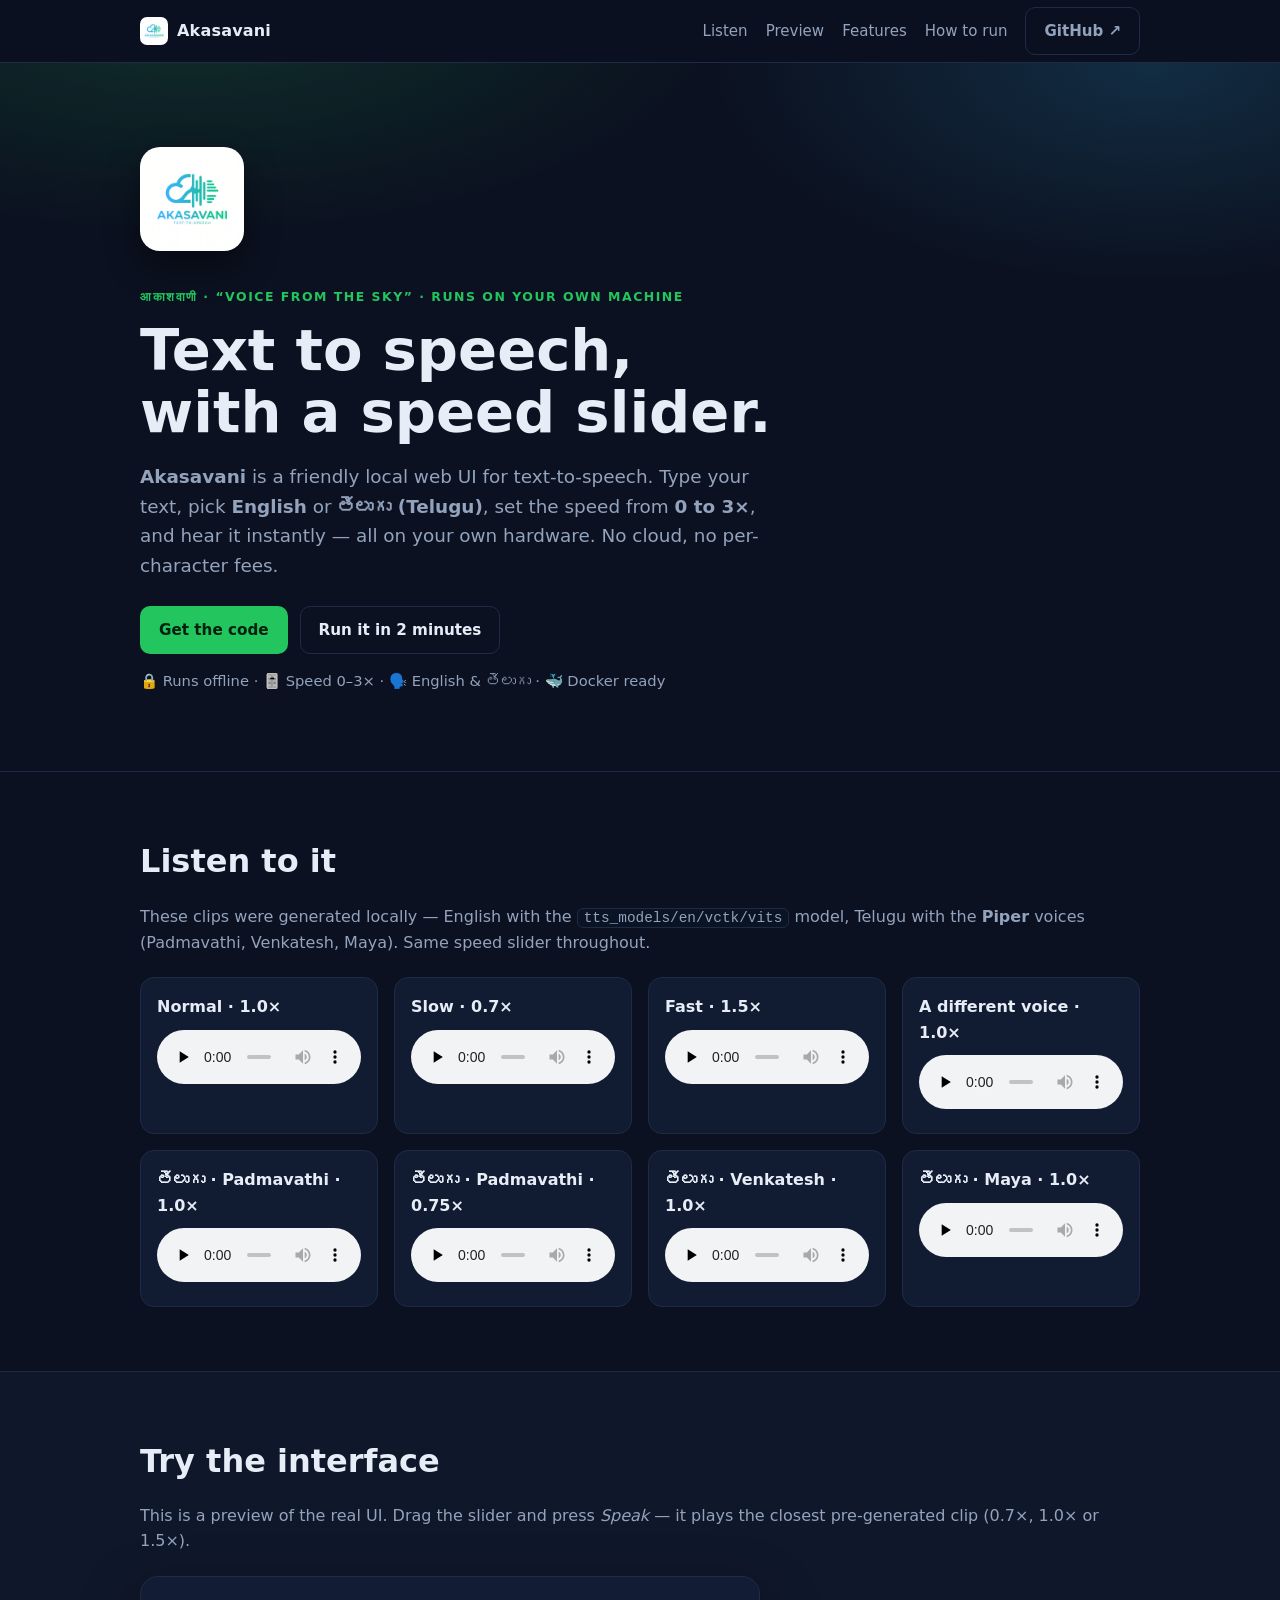
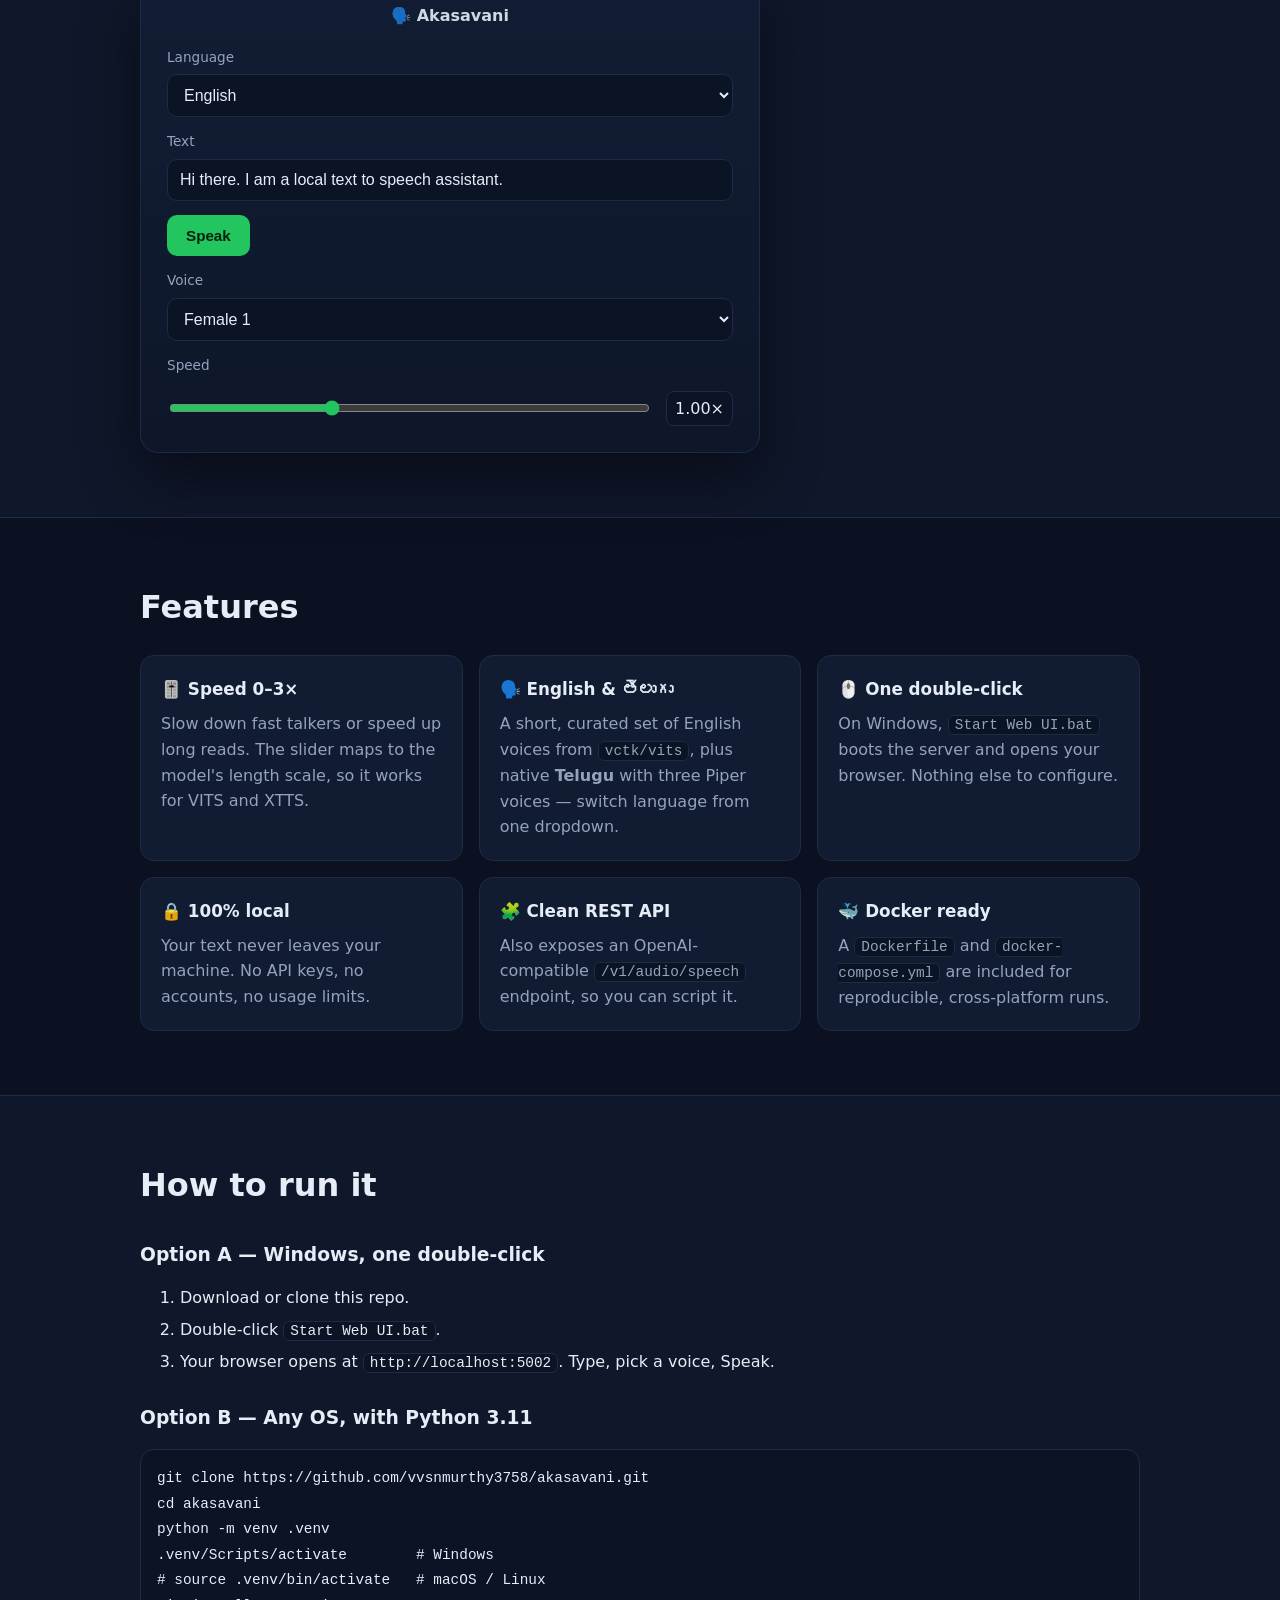
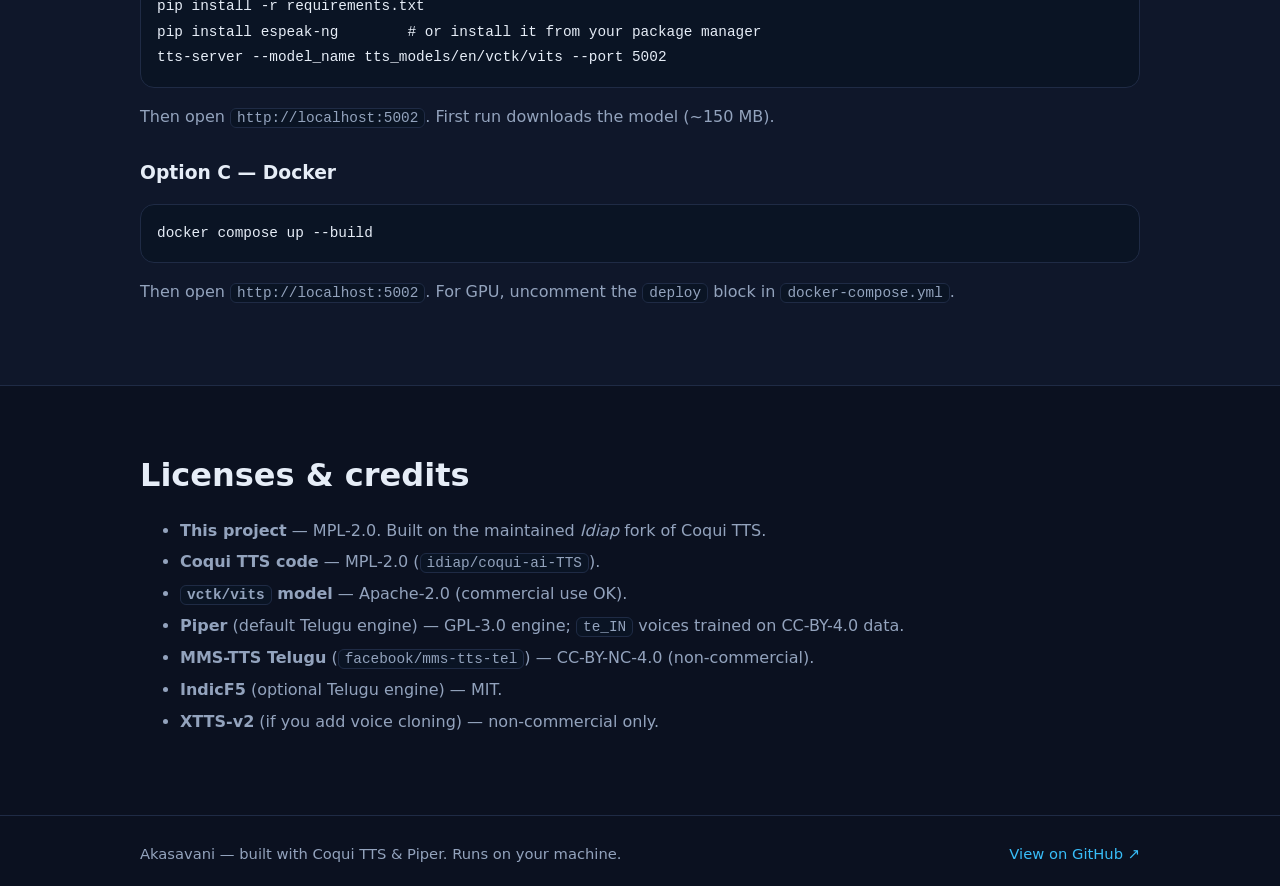
<file: docs/index.html>
<!DOCTYPE html>
<html lang="en">
<head>
  <meta charset="utf-8" />
  <meta name="viewport" content="width=device-width, initial-scale=1" />
  <title>Akasavani — local text-to-speech with a speed slider</title>
  <meta name="description" content="Akasavani (आकाशवाणी) — a friendly, local text-to-speech studio built on Coqui TTS. Pick a voice, set the speed from 0 to 3x, and generate speech in your browser." />
  <link rel="stylesheet" href="styles.css" />
  <link rel="icon" type="image/png" href="assets/favicon.png" />
  <link rel="apple-touch-icon" href="assets/logo.png" />
</head>
<body>
  <header class="nav">
    <div class="wrap nav-inner">
      <a class="brand" href="#top">
        <img src="assets/logo.png" alt="Akasavani logo" width="28" height="28" />
        <span>Akasavani</span>
      </a>
      <nav class="nav-links">
        <a href="#demo">Listen</a>
        <a href="#preview">Preview</a>
        <a href="#features">Features</a>
        <a href="#run">How to run</a>
        <a class="btn btn-ghost" href="https://github.com/vvsnmurthy3758/akasavani" target="_blank" rel="noopener">GitHub ↗</a>
      </nav>
    </div>
  </header>

  <main>
    <section class="hero" id="top">
      <div class="wrap">
        <img class="hero-logo" src="assets/logo.png" alt="Akasavani logo" width="104" height="104" />
        <p class="eyebrow">आकाशवाणी · “voice from the sky” · runs on your own machine</p>
        <h1>Text to speech,<br />with a speed slider.</h1>
        <p class="lead">
          <strong>Akasavani</strong> is a friendly local web UI for text-to-speech.
          Type your text, pick <strong>English</strong> or <strong>తెలుగు (Telugu)</strong>,
          set the speed from <strong>0 to 3×</strong>, and hear it instantly — all on your
          own hardware. No cloud, no per-character fees.
        </p>
        <div class="cta">
          <a class="btn btn-primary" href="https://github.com/vvsnmurthy3758/akasavani" target="_blank" rel="noopener">Get the code</a>
          <a class="btn btn-ghost" href="#run">Run it in 2 minutes</a>
        </div>
        <p class="note">🔒 Runs offline · 🎚️ Speed 0–3× · 🗣️ English &amp; తెలుగు · 🐳 Docker ready</p>
      </div>
    </section>

    <section id="demo" class="section">
      <div class="wrap">
        <h2>Listen to it</h2>
        <p class="muted">These clips were generated locally — English with the <code>tts_models/en/vctk/vits</code> model, Telugu with the <strong>Piper</strong> voices (Padmavathi, Venkatesh, Maya). Same speed slider throughout.</p>
        <div class="samples">
          <figure class="sample">
            <figcaption>Normal · 1.0×</figcaption>
            <audio controls preload="none" src="assets/sample-normal.mp3"></audio>
          </figure>
          <figure class="sample">
            <figcaption>Slow · 0.7×</figcaption>
            <audio controls preload="none" src="assets/sample-slow.mp3"></audio>
          </figure>
          <figure class="sample">
            <figcaption>Fast · 1.5×</figcaption>
            <audio controls preload="none" src="assets/sample-fast.mp3"></audio>
          </figure>
          <figure class="sample">
            <figcaption>A different voice · 1.0×</figcaption>
            <audio controls preload="none" src="assets/sample-voice2.mp3"></audio>
          </figure>
          <figure class="sample">
            <figcaption>తెలుగు · Padmavathi · 1.0×</figcaption>
            <audio controls preload="none" src="assets/sample-telugu.mp3"></audio>
          </figure>
          <figure class="sample">
            <figcaption>తెలుగు · Padmavathi · 0.75×</figcaption>
            <audio controls preload="none" src="assets/sample-telugu-slow.mp3"></audio>
          </figure>
          <figure class="sample">
            <figcaption>తెలుగు · Venkatesh · 1.0×</figcaption>
            <audio controls preload="none" src="assets/sample-telugu-venkatesh.mp3"></audio>
          </figure>
          <figure class="sample">
            <figcaption>తెలుగు · Maya · 1.0×</figcaption>
            <audio controls preload="none" src="assets/sample-telugu-maya.mp3"></audio>
          </figure>
        </div>
      </div>
    </section>

    <section id="preview" class="section alt">
      <div class="wrap">
        <h2>Try the interface</h2>
        <p class="muted">This is a preview of the real UI. Drag the slider and press <em>Speak</em> — it plays the closest pre-generated clip (0.7×, 1.0× or 1.5×).</p>

        <div class="mock">
          <div class="mock-title">🗣️ Akasavani</div>

          <label class="mock-label" for="mock-lang">Language</label>
          <select id="mock-lang" class="mock-input">
            <option value="en">English</option>
            <option value="te">తెలుగు (Telugu)</option>
          </select>

          <label class="mock-label" for="mock-text">Text</label>
          <input id="mock-text" class="mock-input" type="text" value="Hi there. I am a local text to speech assistant." />

          <div class="mock-row">
            <button id="mock-speak" class="btn btn-primary">Speak</button>
            <span id="mock-status" class="mock-status"></span>
          </div>

          <div id="mock-en-voice">
            <label class="mock-label" for="mock-speaker">Voice</label>
            <select id="mock-speaker" class="mock-input">
              <option value="a">Female 1</option>
              <option value="b">A different voice</option>
            </select>
          </div>

          <div id="mock-te-voice" style="display: none">
            <label class="mock-label" for="mock-telugu-voice">తెలుగు voice</label>
            <select id="mock-telugu-voice" class="mock-input">
              <option value="padmavathi">Padmavathi (female)</option>
              <option value="venkatesh">Venkatesh (male)</option>
              <option value="maya">Maya (female)</option>
            </select>
          </div>

          <label class="mock-label" for="mock-speed">Speed</label>
          <div class="mock-row">
            <input id="mock-speed" type="range" min="0" max="3" step="0.05" value="1" />
            <span id="mock-speed-value" class="badge">1.00×</span>
          </div>

          <audio id="mock-audio" controls hidden></audio>
        </div>
      </div>
    </section>

    <section id="features" class="section">
      <div class="wrap">
        <h2>Features</h2>
        <div class="grid">
          <div class="card"><h3>🎚️ Speed 0–3×</h3><p>Slow down fast talkers or speed up long reads. The slider maps to the model's length scale, so it works for VITS and XTTS.</p></div>
          <div class="card"><h3>🗣️ English &amp; తెలుగు</h3><p>A short, curated set of English voices from <code>vctk/vits</code>, plus native <strong>Telugu</strong> with three Piper voices — switch language from one dropdown.</p></div>
          <div class="card"><h3>🖱️ One double-click</h3><p>On Windows, <code>Start Web UI.bat</code> boots the server and opens your browser. Nothing else to configure.</p></div>
          <div class="card"><h3>🔒 100% local</h3><p>Your text never leaves your machine. No API keys, no accounts, no usage limits.</p></div>
          <div class="card"><h3>🧩 Clean REST API</h3><p>Also exposes an OpenAI-compatible <code>/v1/audio/speech</code> endpoint, so you can script it.</p></div>
          <div class="card"><h3>🐳 Docker ready</h3><p>A <code>Dockerfile</code> and <code>docker-compose.yml</code> are included for reproducible, cross-platform runs.</p></div>
        </div>
      </div>
    </section>

    <section id="run" class="section alt">
      <div class="wrap">
        <h2>How to run it</h2>

        <h3>Option A — Windows, one double-click</h3>
        <ol class="steps">
          <li>Download or clone this repo.</li>
          <li>Double-click <code>Start Web UI.bat</code>.</li>
          <li>Your browser opens at <code>http://localhost:5002</code>. Type, pick a voice, Speak.</li>
        </ol>

        <h3>Option B — Any OS, with Python 3.11</h3>
        <pre><code>git clone https://github.com/vvsnmurthy3758/akasavani.git
cd akasavani
python -m venv .venv
.venv/Scripts/activate        # Windows
# source .venv/bin/activate   # macOS / Linux
pip install -r requirements.txt
pip install espeak-ng        # or install it from your package manager
tts-server --model_name tts_models/en/vctk/vits --port 5002</code></pre>
        <p class="muted">Then open <code>http://localhost:5002</code>. First run downloads the model (~150&nbsp;MB).</p>

        <h3>Option C — Docker</h3>
        <pre><code>docker compose up --build</code></pre>
        <p class="muted">Then open <code>http://localhost:5002</code>. For GPU, uncomment the <code>deploy</code> block in <code>docker-compose.yml</code>.</p>
      </div>
    </section>

    <section class="section">
      <div class="wrap">
        <h2>Licenses &amp; credits</h2>
        <ul class="lic">
          <li><strong>This project</strong> — MPL-2.0. Built on the maintained <em>Idiap</em> fork of Coqui TTS.</li>
          <li><strong>Coqui TTS code</strong> — MPL-2.0 (<code>idiap/coqui-ai-TTS</code>).</li>
          <li><strong><code>vctk/vits</code> model</strong> — Apache-2.0 (commercial use OK).</li>
          <li><strong>Piper</strong> (default Telugu engine) — GPL-3.0 engine; <code>te_IN</code> voices trained on CC-BY-4.0 data.</li>
          <li><strong>MMS-TTS Telugu</strong> (<code>facebook/mms-tts-tel</code>) — CC-BY-NC-4.0 (non-commercial).</li>
          <li><strong>IndicF5</strong> (optional Telugu engine) — MIT.</li>
          <li><strong>XTTS-v2</strong> (if you add voice cloning) — non-commercial only.</li>
        </ul>
      </div>
    </section>
  </main>

  <footer class="footer">
    <div class="wrap">
      <span>Akasavani — built with Coqui TTS &amp; Piper. Runs on your machine.</span>
      <a href="https://github.com/vvsnmurthy3758/akasavani" target="_blank" rel="noopener">View on GitHub ↗</a>
    </div>
  </footer>

  <script src="script.js"></script>
</body>
</html>
</file>
<file: docs/styles.css>
:root {
  --bg: #0b1120;
  --bg-alt: #0f172a;
  --card: #111c33;
  --line: #1f2b45;
  --text: #e6edf7;
  --muted: #93a3bd;
  --accent: #22c55e;
  --accent-2: #38bdf8;
  --radius: 14px;
  --maxw: 1040px;
}

* { box-sizing: border-box; }

html { scroll-behavior: smooth; }

body {
  margin: 0;
  background: var(--bg);
  color: var(--text);
  font: 16px/1.6 "Segoe UI", system-ui, -apple-system, Roboto, Helvetica, Arial, sans-serif;
  -webkit-font-smoothing: antialiased;
}

a { color: var(--accent-2); text-decoration: none; }
a:hover { text-decoration: underline; }

code {
  background: #0a1424;
  border: 1px solid var(--line);
  border-radius: 6px;
  padding: 1px 6px;
  font-family: "Cascadia Code", Consolas, monospace;
  font-size: 0.9em;
}

.wrap { max-width: var(--maxw); margin: 0 auto; padding: 0 20px; }

/* Nav */
.nav {
  position: sticky;
  top: 0;
  z-index: 20;
  background: rgba(11, 17, 32, 0.85);
  backdrop-filter: blur(10px);
  border-bottom: 1px solid var(--line);
}
.nav-inner { display: flex; align-items: center; justify-content: space-between; height: 62px; }
.brand { display: inline-flex; align-items: center; gap: 9px; font-weight: 700; letter-spacing: 0.2px; color: var(--text); }
.brand:hover { text-decoration: none; }
.brand img { border-radius: 7px; }
.hero-logo { border-radius: 20px; margin-bottom: 16px; box-shadow: 0 14px 34px rgba(0, 0, 0, 0.45); }
.nav-links { display: flex; align-items: center; gap: 18px; }
.nav-links a { color: var(--muted); font-size: 0.94rem; }
.nav-links a:hover { color: var(--text); text-decoration: none; }

/* Buttons */
.btn {
  display: inline-block;
  padding: 11px 18px;
  border-radius: 10px;
  font-weight: 600;
  border: 1px solid transparent;
  cursor: pointer;
  font-size: 0.95rem;
}
.btn-primary { background: var(--accent); color: #04210f; }
.btn-primary:hover { background: #34d977; text-decoration: none; }
.btn-ghost { border-color: var(--line); color: var(--text); background: transparent; }
.btn-ghost:hover { border-color: var(--accent-2); color: var(--text); text-decoration: none; }

/* Hero */
.hero {
  background:
    radial-gradient(900px 400px at 15% -10%, rgba(34, 197, 94, 0.18), transparent 60%),
    radial-gradient(800px 400px at 90% 0%, rgba(56, 189, 248, 0.16), transparent 55%);
  padding: 84px 0 64px;
  border-bottom: 1px solid var(--line);
}
.eyebrow { color: var(--accent); font-weight: 700; letter-spacing: 1.5px; text-transform: uppercase; font-size: 0.78rem; }
.hero h1 { font-size: clamp(2.1rem, 5vw, 3.6rem); line-height: 1.08; margin: 10px 0 18px; }
.lead { color: var(--muted); font-size: 1.15rem; max-width: 640px; }
.cta { display: flex; gap: 12px; flex-wrap: wrap; margin: 26px 0 14px; }
.note { color: var(--muted); font-size: 0.92rem; }

/* Sections */
.section { padding: 64px 0; }
.section.alt { background: var(--bg-alt); border-top: 1px solid var(--line); border-bottom: 1px solid var(--line); }
.section h2 { font-size: clamp(1.5rem, 3vw, 2rem); margin: 0 0 8px; }
.section h3 { margin: 28px 0 8px; }
.muted { color: var(--muted); }
.steps { color: var(--text); }
.steps li { margin: 6px 0; }

/* Samples */
.samples { display: grid; grid-template-columns: repeat(auto-fit, minmax(230px, 1fr)); gap: 16px; margin-top: 22px; }
.sample { background: var(--card); border: 1px solid var(--line); border-radius: var(--radius); padding: 16px; margin: 0; }
.sample figcaption { font-weight: 600; margin-bottom: 10px; }
.sample audio { width: 100%; }

/* Preview mock */
.mock {
  margin-top: 22px;
  background: linear-gradient(180deg, #121d35, #0e1729);
  border: 1px solid var(--line);
  border-radius: 18px;
  padding: 26px;
  max-width: 620px;
  box-shadow: 0 24px 60px rgba(0, 0, 0, 0.45);
}
.mock-title { font-weight: 700; text-align: center; margin-bottom: 18px; opacity: 0.9; }
.mock-label { display: block; color: var(--muted); font-size: 0.85rem; margin: 14px 0 6px; }
.mock-input {
  width: 100%;
  background: #0a1424;
  border: 1px solid var(--line);
  color: var(--text);
  border-radius: 10px;
  padding: 11px 12px;
  font-size: 1rem;
}
.mock-row { display: flex; align-items: center; gap: 14px; margin-top: 14px; }
.mock-row input[type="range"] { flex: 1; accent-color: var(--accent); }
.badge {
  min-width: 64px;
  text-align: center;
  background: #0a1424;
  border: 1px solid var(--line);
  border-radius: 8px;
  padding: 4px 8px;
  font-variant-numeric: tabular-nums;
}
.mock-status { color: var(--accent); font-size: 0.9rem; }
#mock-audio { width: 100%; margin-top: 16px; }

/* Feature grid */
.grid { display: grid; grid-template-columns: repeat(auto-fit, minmax(260px, 1fr)); gap: 16px; margin-top: 22px; }
.card { background: var(--card); border: 1px solid var(--line); border-radius: var(--radius); padding: 20px; }
.card h3 { margin: 0 0 8px; font-size: 1.05rem; }
.card p { margin: 0; color: var(--muted); }

/* Pre / code blocks */
pre {
  background: #0a1424;
  border: 1px solid var(--line);
  border-radius: var(--radius);
  padding: 16px;
  overflow-x: auto;
}
pre code { background: none; border: none; padding: 0; }

/* Licenses */
.lic { color: var(--muted); }
.lic li { margin: 6px 0; }

/* Footer */
.footer { border-top: 1px solid var(--line); padding: 26px 0; }
.footer .wrap { display: flex; justify-content: space-between; gap: 12px; flex-wrap: wrap; color: var(--muted); font-size: 0.92rem; }

@media (max-width: 640px) {
  .nav-links { gap: 12px; }
  .nav-links a:not(.btn) { display: none; }
}
</file>
